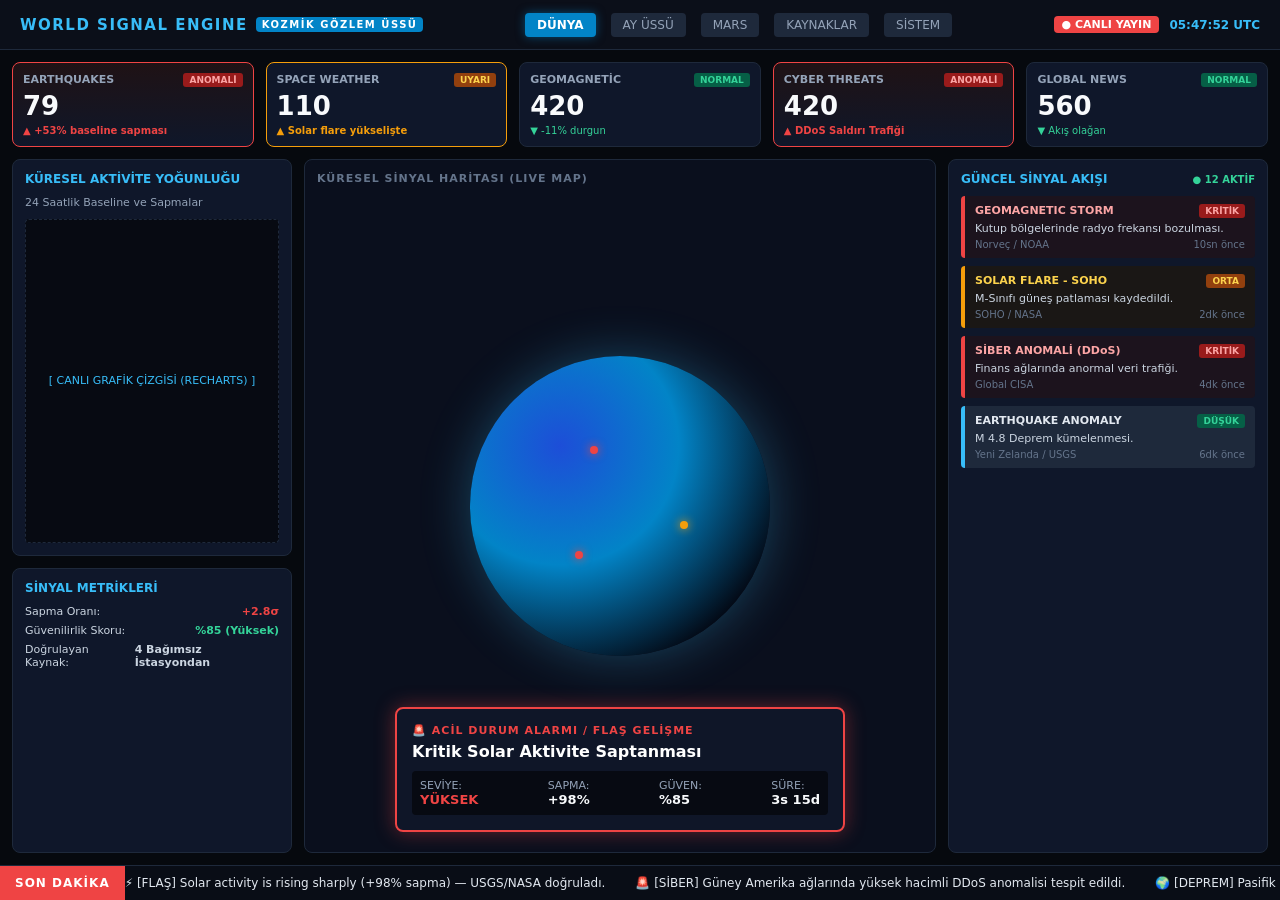
<file: docs/design/reference/gemini-kozmik-sinyal-merkezi.html>
<!DOCTYPE html>
<html lang="tr">
<head>
    <meta charset="UTF-8">
    <meta name="viewport" content="width=device-width, initial-scale=1.0">
    <title>World Signal Engine - Kozmik Sinyal Merkezi</title>
    <style>
        * { box-sizing: border-box; margin: 0; padding: 0; font-family: 'Segoe UI', system-ui, -apple-system, sans-serif; }
        body { background-color: #06090e; color: #e2e8f0; height: 100vh; overflow: hidden; display: flex; flex-direction: column; }
        
        /* Top Navigation Bar */
        .header { background: #0b0f19; border-bottom: 1px solid #1e293b; padding: 10px 20px; display: flex; justify-content: space-between; align-items: center; height: 50px; }
        .logo { font-size: 15px; font-weight: 800; letter-spacing: 1.5px; color: #38bdf8; display: flex; align-items: center; gap: 8px; }
        .logo-badge { background: #0284c7; color: #fff; font-size: 10px; padding: 2px 6px; border-radius: 4px; font-weight: 600; }
        .nav-links { display: flex; gap: 15px; }
        .nav-btn { background: #1e293b; color: #94a3b8; border: none; padding: 5px 12px; border-radius: 4px; font-size: 12px; cursor: pointer; transition: all 0.2s; }
        .nav-btn.active { background: #0284c7; color: #fff; font-weight: bold; box-shadow: 0 0 10px rgba(2, 132, 199, 0.5); }
        .live-status { display: flex; align-items: center; gap: 10px; font-size: 12px; font-weight: bold; }
        .live-tag { background: #ef4444; color: white; padding: 2px 8px; border-radius: 4px; font-size: 11px; animation: pulse 1.5s infinite; }
        
        @keyframes pulse { 0% { opacity: 1; } 50% { opacity: 0.4; } 100% { opacity: 1; } }

        /* Main Dashboard Grid */
        .dashboard { display: grid; grid-template-columns: 280px 1fr 320px; grid-template-rows: auto 1fr; gap: 12px; padding: 12px; flex: 1; overflow: hidden; }

        /* Metrics Bar (Top) */
        .metrics-bar { grid-column: 1 / -1; display: grid; grid-template-columns: repeat(5, 1fr); gap: 12px; }
        .metric-card { background: #0f172a; border: 1px solid #1e293b; border-radius: 8px; padding: 10px; display: flex; flex-direction: column; justify-content: space-between; position: relative; overflow: hidden; }
        .metric-card.anomaly { border-color: #ef4444; background: linear-gradient(180deg, #1f1215 0%, #0f172a 100%); }
        .metric-card.warning { border-color: #f59e0b; }
        .metric-title { font-size: 11px; color: #94a3b8; text-transform: uppercase; font-weight: 700; display: flex; justify-content: space-between; }
        .metric-value { font-size: 26px; font-weight: 800; margin: 4px 0; color: #f8fafc; }
        .metric-badge { font-size: 9px; padding: 2px 6px; border-radius: 3px; text-transform: uppercase; font-weight: bold; }
        .badge-normal { background: #065f46; color: #34d399; }
        .badge-anomaly { background: #991b1b; color: #fca5a5; animation: pulse 1s infinite; }
        .badge-warning { background: #92400e; color: #fcd34d; }

        /* Left Panel - Activity & Sources */
        .left-panel { display: flex; flex-direction: column; gap: 12px; }
        .panel-box { background: #0f172a; border: 1px solid #1e293b; border-radius: 8px; padding: 12px; flex: 1; display: flex; flex-direction: column; }
        .panel-header { font-size: 12px; font-weight: 700; color: #38bdf8; text-transform: uppercase; margin-bottom: 10px; display: flex; justify-content: space-between; align-items: center; }

        /* Center Panel - Globe & Flash Alert */
        .center-panel { background: #0a0f1d; border: 1px solid #1e293b; border-radius: 8px; position: relative; overflow: hidden; display: flex; flex-direction: column; justify-content: center; align-items: center; }
        .globe-placeholder { width: 300px; height: 300px; border-radius: 50%; background: radial-gradient(circle at 30% 30%, #1d4ed8, #0284c7 40%, #030712 80%); box-shadow: 0 0 50px rgba(56, 189, 248, 0.3); position: relative; display: flex; justify-content: center; align-items: center; }
        .globe-point { position: absolute; width: 8px; height: 8px; background: #ef4444; border-radius: 50%; box-shadow: 0 0 10px #ef4444; animation: pulse 1s infinite; }
        
        /* Breaking Alert Modal (Overlay) */
        .flash-alert { position: absolute; bottom: 20px; left: 50%; transform: translateX(-50%); background: rgba(15, 23, 42, 0.95); border: 2px solid #ef4444; box-shadow: 0 0 20px rgba(239, 68, 68, 0.4); border-radius: 8px; padding: 15px; width: 85%; max-width: 450px; z-index: 10; }
        .flash-header { color: #ef4444; font-size: 11px; font-weight: 900; letter-spacing: 1px; display: flex; align-items: center; gap: 6px; margin-bottom: 5px; }
        .flash-title { font-size: 16px; font-weight: 800; color: #fff; }
        .flash-stats { display: flex; justify-content: space-between; margin-top: 10px; background: #070a12; padding: 8px; border-radius: 4px; font-size: 11px; }
        .flash-stat-item span { color: #94a3b8; display: block; }
        .flash-stat-item strong { color: #f8fafc; font-size: 13px; }

        /* Right Panel - Live Event Stream */
        .right-panel { background: #0f172a; border: 1px solid #1e293b; border-radius: 8px; padding: 12px; display: flex; flex-direction: column; }
        .signal-list { display: flex; flex-direction: column; gap: 8px; overflow-y: auto; flex: 1; }
        .signal-item { background: #1e293b; border-left: 4px solid #38bdf8; padding: 8px 10px; border-radius: 4px; font-size: 11px; }
        .signal-item.critical { border-left-color: #ef4444; background: #1c131d; }
        .signal-item.medium { border-left-color: #f59e0b; background: #1a1715; }
        .signal-top { display: flex; justify-content: space-between; margin-bottom: 4px; font-weight: bold; }
        .signal-desc { color: #cbd5e1; font-size: 11px; }
        .signal-meta { color: #64748b; font-size: 10px; margin-top: 4px; display: flex; justify-content: space-between; }

        /* Bottom Ticker Bar */
        .ticker-bar { background: #090d16; border-top: 1px solid #1e293b; height: 35px; display: flex; align-items: center; overflow: hidden; font-size: 12px; }
        .ticker-label { background: #ef4444; color: white; padding: 0 15px; height: 100%; display: flex; align-items: center; font-weight: 900; letter-spacing: 1px; white-space: nowrap; }
        .ticker-content { display: flex; gap: 30px; white-space: nowrap; animation: ticker 25s linear infinite; color: #e2e8f0; }
        
        @keyframes ticker { 0% { transform: translateX(100%); } 100% { transform: translateX(-100%); } }
    </style>
</head>
<body>

    <!-- Header -->
    <header class="header">
        <div class="logo">
            <span>WORLD SIGNAL ENGINE</span>
            <span class="logo-badge">KOZMİK GÖZLEM ÜSSÜ</span>
        </div>
        <div class="nav-links">
            <button class="nav-btn active">DÜNYA</button>
            <button class="nav-btn">AY ÜSSÜ</button>
            <button class="nav-btn">MARS</button>
            <button class="nav-btn">KAYNAKLAR</button>
            <button class="nav-btn">SİSTEM</button>
        </div>
        <div class="live-status">
            <span class="live-tag">● CANLI YAYIN</span>
            <span style="color: #38bdf8;" id="clock">12:02:48 UTC</span>
        </div>
    </header>

    <!-- Main Dashboard Structure -->
    <div class="dashboard">
        
        <!-- Metrics Bar -->
        <div class="metrics-bar">
            <div class="metric-card anomaly">
                <div class="metric-title">Earthquakes <span class="metric-badge badge-anomaly">ANOMALİ</span></div>
                <div class="metric-value">79</div>
                <span style="color: #ef4444; font-size: 10px; font-weight: bold;">▲ +53% baseline sapması</span>
            </div>
            <div class="metric-card warning">
                <div class="metric-title">Space Weather <span class="metric-badge badge-warning">UYARI</span></div>
                <div class="metric-value">110</div>
                <span style="color: #f59e0b; font-size: 10px; font-weight: bold;">▲ Solar flare yükselişte</span>
            </div>
            <div class="metric-card">
                <div class="metric-title">Geomagnetic <span class="metric-badge badge-normal">NORMAL</span></div>
                <div class="metric-value">420</div>
                <span style="color: #34d399; font-size: 10px;">▼ -11% durgun</span>
            </div>
            <div class="metric-card anomaly">
                <div class="metric-title">Cyber Threats <span class="metric-badge badge-anomaly">ANOMALİ</span></div>
                <div class="metric-value">420</div>
                <span style="color: #ef4444; font-size: 10px; font-weight: bold;">▲ DDoS Saldırı Trafiği</span>
            </div>
            <div class="metric-card">
                <div class="metric-title">Global News <span class="metric-badge badge-normal">NORMAL</span></div>
                <div class="metric-value">560</div>
                <span style="color: #34d399; font-size: 10px;">▼ Akış olağan</span>
            </div>
        </div>

        <!-- Left Panel -->
        <div class="left-panel">
            <div class="panel-box">
                <div class="panel-header">Küresel Aktivite Yoğunluğu</div>
                <div style="font-size: 11px; color: #94a3b8; margin-bottom: 10px;">24 Saatlik Baseline ve Sapmalar</div>
                <div style="flex:1; background: #070a12; border-radius: 4px; display: flex; justify-content: center; align-items: center; color: #38bdf8; font-size: 11px; border: 1px dashed #1e293b;">
                    [ CANLI GRAFİK ÇİZGİSİ (RECHARTS) ]
                </div>
            </div>
            <div class="panel-box" style="flex: 0.7;">
                <div class="panel-header">Sinyal Metrikleri</div>
                <div style="font-size: 11px; display: flex; flex-direction: column; gap: 6px; color: #cbd5e1;">
                    <div style="display: flex; justify-content: space-between;"><span>Sapma Oranı:</span><strong style="color: #ef4444;">+2.8σ</strong></div>
                    <div style="display: flex; justify-content: space-between;"><span>Güvenilirlik Skoru:</span><strong style="color: #34d399;">%85 (Yüksek)</strong></div>
                    <div style="display: flex; justify-content: space-between;"><span>Doğrulayan Kaynak:</span><strong>4 Bağımsız İstasyondan</strong></div>
                </div>
            </div>
        </div>

        <!-- Center Panel (Globe & Alert) -->
        <div class="center-panel">
            <div style="position: absolute; top: 12px; left: 12px; font-size: 11px; font-weight: bold; color: #64748b; letter-spacing: 1px;">KÜRESEL SİNYAL HARİTASI (LIVE MAP)</div>
            
            <div class="globe-placeholder">
                <div class="globe-point" style="top: 30%; left: 40%;"></div>
                <div class="globe-point" style="top: 55%; left: 70%; background: #f59e0b; box-shadow: 0 0 10px #f59e0b;"></div>
                <div class="globe-point" style="top: 65%; left: 35%;"></div>
            </div>

            <!-- Flash Alert Box -->
            <div class="flash-alert">
                <div class="flash-header">🚨 ACİL DURUM ALARMI / FLAŞ GELİŞME</div>
                <div class="flash-title">Kritik Solar Aktivite Saptanması</div>
                <div class="flash-stats">
                    <div class="flash-stat-item"><span>SEVİYE:</span><strong style="color: #ef4444;">YÜKSEK</strong></div>
                    <div class="flash-stat-item"><span>SAPMA:</span><strong>+98%</strong></div>
                    <div class="flash-stat-item"><span>GÜVEN:</span><strong>%85</strong></div>
                    <div class="flash-stat-item"><span>SÜRE:</span><strong>3s 15d</strong></div>
                </div>
            </div>
        </div>

        <!-- Right Panel -->
        <div class="right-panel">
            <div class="panel-header">GÜNCEL SİNYAL AKIŞI <span style="font-size: 10px; color: #34d399;">● 12 Aktif</span></div>
            <div class="signal-list">
                <div class="signal-item critical">
                    <div class="signal-top">
                        <span style="color: #fca5a5;">GEOMAGNETIC STORM</span>
                        <span class="metric-badge badge-anomaly">KRİTİK</span>
                    </div>
                    <div class="signal-desc">Kutup bölgelerinde radyo frekansı bozulması.</div>
                    <div class="signal-meta"><span>Norveç / NOAA</span><span>10sn önce</span></div>
                </div>

                <div class="signal-item medium">
                    <div class="signal-top">
                        <span style="color: #fcd34d;">SOLAR FLARE - SOHO</span>
                        <span class="metric-badge badge-warning">ORTA</span>
                    </div>
                    <div class="signal-desc">M-Sınıfı güneş patlaması kaydedildi.</div>
                    <div class="signal-meta"><span>SOHO / NASA</span><span>2dk önce</span></div>
                </div>

                <div class="signal-item critical">
                    <div class="signal-top">
                        <span style="color: #fca5a5;">SİBER ANOMALİ (DDoS)</span>
                        <span class="metric-badge badge-anomaly">KRİTİK</span>
                    </div>
                    <div class="signal-desc">Finans ağlarında anormal veri trafiği.</div>
                    <div class="signal-meta"><span>Global CISA</span><span>4dk önce</span></div>
                </div>

                <div class="signal-item">
                    <div class="signal-top">
                        <span>EARTHQUAKE ANOMALY</span>
                        <span class="metric-badge badge-normal">DÜŞÜK</span>
                    </div>
                    <div class="signal-desc">M 4.8 Deprem kümelenmesi.</div>
                    <div class="signal-meta"><span>Yeni Zelanda / USGS</span><span>6dk önce</span></div>
                </div>
            </div>
        </div>

    </div>

    <!-- Bottom Ticker -->
    <div class="ticker-bar">
        <div class="ticker-label">SON DAKİKA</div>
        <div class="ticker-content">
            <span>⚡ [FLAŞ] Solar activity is rising sharply (+98% sapma) — USGS/NASA doğruladı.</span>
            <span>🚨 [SİBER] Güney Amerika ağlarında yüksek hacimli DDoS anomalisi tespit edildi.</span>
            <span>🌍 [DEPREM] Pasifik levhasında 24 saatlik sismik hareketlilik artışı.</span>
        </div>
    </div>

    <script>
        // Basit Saat Güncelleyici
        setInterval(() => {
            const now = new Date();
            document.getElementById('clock').innerText = now.toUTCString().split(' ')[4] + ' UTC';
        }, 1000);
    </script>
</body>
</html>
</file>
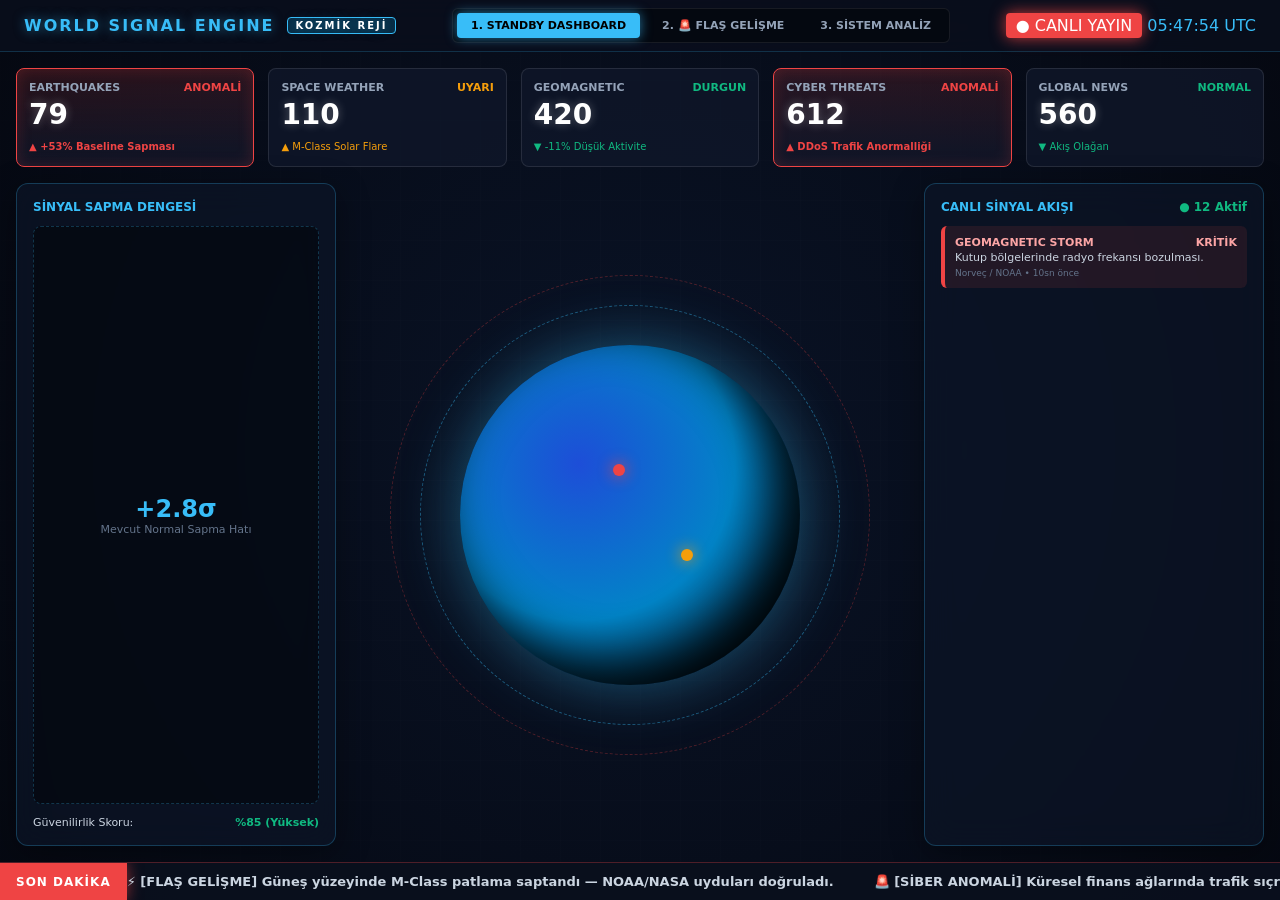
<file: docs/design/reference/gemini-kozmik-yayin-studyosu.html>
<!DOCTYPE html>
<html lang="tr">
<head>
    <meta charset="UTF-8">
    <meta name="viewport" content="width=device-width, initial-scale=1.0">
    <title>World Signal Engine - Kozmik Yayın Stüdyosu</title>
    <style>
        :root {
            --bg-space: #050811;
            --panel-bg: rgba(13, 22, 40, 0.65);
            --border-glow: rgba(56, 189, 248, 0.25);
            --red-critical: #ef4444;
            --orange-alert: #f59e0b;
            --cyan-glow: #38bdf8;
            --green-ok: #10b981;
        }

        * { box-sizing: border-box; margin: 0; padding: 0; font-family: 'Segoe UI', system-ui, -apple-system, sans-serif; user-select: none; }
        
        body {
            background: var(--bg-space);
            background-image: 
                radial-gradient(circle at 50% 50%, rgba(14, 30, 60, 0.5) 0%, rgba(5, 8, 17, 0.95) 100%),
                linear-gradient(rgba(255, 255, 255, 0.02) 1px, transparent 1px),
                linear-gradient(90deg, rgba(255, 255, 255, 0.02) 1px, transparent 1px);
            background-size: 100% 100%, 40px 40px, 40px 40px;
            color: #f1f5f9;
            height: 100vh;
            overflow: hidden;
            display: flex;
            flex-direction: column;
        }

        /* Top Bar - Header */
        header {
            height: 52px;
            background: rgba(10, 15, 29, 0.85);
            border-bottom: 1px solid rgba(56, 189, 248, 0.2);
            backdrop-filter: blur(12px);
            display: flex;
            justify-content: space-between;
            align-items: center;
            padding: 0 24px;
            z-index: 20;
        }

        .brand {
            display: flex;
            align-items: center;
            gap: 12px;
            font-weight: 900;
            letter-spacing: 2px;
            font-size: 16px;
            color: var(--cyan-glow);
            text-shadow: 0 0 12px rgba(56, 189, 248, 0.5);
        }

        .brand-tag {
            background: rgba(14, 165, 233, 0.2);
            border: 1px solid var(--cyan-glow);
            color: #fff;
            font-size: 10px;
            padding: 2px 8px;
            border-radius: 4px;
        }

        .scene-selector {
            display: flex;
            gap: 8px;
            background: rgba(0, 0, 0, 0.4);
            padding: 4px;
            border-radius: 6px;
            border: 1px solid rgba(255,255,255,0.08);
        }

        .btn-scene {
            background: transparent;
            border: none;
            color: #94a3b8;
            padding: 6px 14px;
            font-size: 11px;
            font-weight: 700;
            border-radius: 4px;
            cursor: pointer;
            transition: all 0.3s;
        }

        .btn-scene.active {
            background: var(--cyan-glow);
            color: #000;
            box-shadow: 0 0 12px rgba(56, 189, 248, 0.6);
        }

        .live-indicator {
            display: flex;
            align-items: center;
            gap: 10px;
            font-size: 12px;
            font-weight: 800;
        }

        .live-dot {
            background: var(--red-critical);
            color: #fff;
            padding: 3px 10px;
            border-radius: 4px;
            box-shadow: 0 0 15px rgba(239, 68, 68, 0.8);
            animation: pulse-live 1.2s infinite alternate;
        }

        @keyframes pulse-live {
            from { opacity: 1; transform: scale(1); }
            to { opacity: 0.5; transform: scale(0.96); }
        }

        /* Main Container */
        .viewport {
            flex: 1;
            display: grid;
            grid-template-columns: 320px 1fr 340px;
            grid-template-rows: auto 1fr;
            gap: 16px;
            padding: 16px;
            position: relative;
            overflow: hidden;
        }

        /* Glass Cards */
        .glass-panel {
            background: var(--panel-bg);
            border: 1px solid var(--border-glow);
            backdrop-filter: blur(16px);
            border-radius: 12px;
            padding: 16px;
            box-shadow: 0 8px 32px 0 rgba(0, 0, 0, 0.37);
            position: relative;
            transition: all 0.5s ease;
        }

        /* Top Metrics Bar */
        .top-metrics {
            grid-column: 1 / -1;
            display: grid;
            grid-template-columns: repeat(5, 1fr);
            gap: 14px;
        }

        .metric-card {
            background: rgba(15, 23, 42, 0.8);
            border: 1px solid rgba(255, 255, 255, 0.1);
            border-radius: 8px;
            padding: 12px;
            position: relative;
            overflow: hidden;
        }

        .metric-card.critical {
            border-color: var(--red-critical);
            background: linear-gradient(180deg, rgba(239, 68, 68, 0.15) 0%, rgba(15, 23, 42, 0.8) 100%);
            box-shadow: inset 0 0 15px rgba(239, 68, 68, 0.2);
        }

        .metric-title {
            font-size: 11px;
            font-weight: 800;
            color: #94a3b8;
            display: flex;
            justify-content: space-between;
        }

        .metric-num {
            font-size: 28px;
            font-weight: 900;
            margin: 4px 0;
            color: #fff;
            text-shadow: 0 0 10px rgba(255, 255, 255, 0.3);
        }

        /* Center Globe Stage */
        .stage-center {
            grid-column: 2;
            display: flex;
            flex-direction: column;
            justify-content: center;
            align-items: center;
            position: relative;
        }

        /* 3D Hologram Globe Effect */
        .holo-globe {
            width: 340px;
            height: 340px;
            border-radius: 50%;
            background: radial-gradient(circle at 35% 35%, #1d4ed8, #0284c7 50%, #030712 90%);
            box-shadow: 0 0 60px rgba(56, 189, 248, 0.4), inset -20px -20px 50px rgba(0, 0, 0, 0.9);
            position: relative;
            animation: rotateGlobe 30s linear infinite;
            display: flex;
            justify-content: center;
            align-items: center;
        }

        @keyframes rotateGlobe {
            0% { transform: rotate(0deg); }
            100% { transform: rotate(360deg); }
        }

        .globe-ring {
            position: absolute;
            border: 1px dashed rgba(56, 189, 248, 0.4);
            border-radius: 50%;
            animation: spinRing 12s linear infinite reverse;
        }

        .ring-1 { width: 420px; height: 420px; }
        .ring-2 { width: 480px; height: 480px; border-color: rgba(239, 68, 68, 0.3); }

        @keyframes spinRing {
            0% { transform: rotate(0deg) rotateX(60deg); }
            100% { transform: rotate(360deg) rotateX(60deg); }
        }

        .hotspot {
            position: absolute;
            width: 12px;
            height: 12px;
            background: var(--red-critical);
            border-radius: 50%;
            box-shadow: 0 0 15px var(--red-critical);
            animation: ping 1s cubic-bezier(0, 0, 0.2, 1) infinite;
        }

        /* BREAKING OVERLAY MODAL (REJİ YAYIN BAĞLANTISI) */
        .breaking-overlay {
            position: absolute;
            top: 0; left: 0; right: 0; bottom: 0;
            background: rgba(5, 8, 17, 0.85);
            backdrop-filter: blur(12px);
            z-index: 50;
            display: flex;
            justify-content: center;
            align-items: center;
            opacity: 0;
            pointer-events: none;
            transition: all 0.5s cubic-bezier(0.4, 0, 0.2, 1);
        }

        .breaking-overlay.active {
            opacity: 1;
            pointer-events: auto;
        }

        .breaking-box {
            background: rgba(15, 23, 42, 0.95);
            border: 2px solid var(--red-critical);
            border-radius: 16px;
            padding: 28px;
            width: 90%;
            max-width: 520px;
            box-shadow: 0 0 50px rgba(239, 68, 68, 0.5);
            transform: scale(0.8);
            transition: all 0.5s ease;
        }

        .breaking-overlay.active .breaking-box {
            transform: scale(1);
        }

        .breaking-header {
            color: var(--red-critical);
            font-size: 13px;
            font-weight: 900;
            letter-spacing: 2px;
            display: flex;
            align-items: center;
            gap: 8px;
            margin-bottom: 12px;
        }

        .breaking-title {
            font-size: 22px;
            font-weight: 900;
            color: #fff;
            margin-bottom: 16px;
            line-height: 1.3;
        }

        .breaking-grid {
            display: grid;
            grid-template-columns: 1fr 1fr;
            gap: 10px;
            background: rgba(0, 0, 0, 0.5);
            padding: 12px;
            border-radius: 8px;
            font-size: 12px;
            margin-bottom: 16px;
        }

        .breaking-grid div span { color: #64748b; display: block; font-size: 10px; }
        .breaking-grid div strong { color: #f8fafc; font-size: 14px; }

        /* Right Stream Feed */
        .feed-list {
            display: flex;
            flex-direction: column;
            gap: 10px;
            max-height: 100%;
            overflow-y: hidden;
        }

        .feed-item {
            background: rgba(30, 41, 59, 0.5);
            border-left: 4px solid var(--cyan-glow);
            padding: 10px;
            border-radius: 6px;
            font-size: 11px;
            animation: slideIn 0.4s ease;
        }

        .feed-item.critical {
            border-left-color: var(--red-critical);
            background: rgba(239, 68, 68, 0.1);
        }

        @keyframes slideIn {
            from { opacity: 0; transform: translateX(20px); }
            to { opacity: 1; transform: translateX(0); }
        }

        /* Bottom Ticker Band */
        .ticker-bar {
            height: 38px;
            background: rgba(10, 15, 29, 0.95);
            border-top: 1px solid rgba(239, 68, 68, 0.3);
            display: flex;
            align-items: center;
            overflow: hidden;
            z-index: 20;
        }

        .ticker-badge {
            background: var(--red-critical);
            color: #fff;
            font-weight: 900;
            padding: 0 16px;
            height: 100%;
            display: flex;
            align-items: center;
            font-size: 12px;
            letter-spacing: 1px;
            box-shadow: 0 0 15px rgba(239, 68, 68, 0.6);
            white-space: nowrap;
        }

        .ticker-text {
            display: flex;
            gap: 40px;
            white-space: nowrap;
            animation: tickerMove 20s linear infinite;
            font-size: 13px;
            font-weight: 600;
            color: #cbd5e1;
        }

        @keyframes tickerMove {
            0% { transform: translateX(100vw); }
            100% { transform: translateX(-100%); }
        }

        /* TV & Mobile Aspect Ratios */
        @media (max-width: 900px) {
            .viewport {
                grid-template-columns: 1fr;
                grid-template-rows: auto auto 1fr;
                overflow-y: auto;
            }
            .stage-center { order: -1; margin: 20px 0; }
        }
    </style>
</head>
<body>

    <!-- Header / Broadcast Control -->
    <header>
        <div class="brand">
            <span>WORLD SIGNAL ENGINE</span>
            <span class="brand-tag">KOZMİK REJİ</span>
        </div>

        <div class="scene-selector">
            <button class="btn-scene active" onclick="switchScene('dashboard')">1. STANDBY DASHBOARD</button>
            <button class="btn-scene" onclick="triggerBreaking()">2. 🚨 FLAŞ GELİŞME</button>
            <button class="btn-scene" onclick="switchScene('matrix')">3. SİSTEM ANALİZ</button>
        </div>

        <div class="live-status">
            <span class="live-dot">● CANLI YAYIN</span>
            <span style="color: var(--cyan-glow);" id="utc-clock">12:00:00 UTC</span>
        </div>
    </header>

    <!-- Main Live Viewport -->
    <div class="viewport">

        <!-- Top Metrics Bar -->
        <div class="top-metrics">
            <div class="metric-card critical">
                <div class="metric-title">EARTHQUAKES <span style="color:var(--red-critical);">ANOMALİ</span></div>
                <div class="metric-num">79</div>
                <span style="font-size:10px; color:var(--red-critical); font-weight:bold;">▲ +53% Baseline Sapması</span>
            </div>
            <div class="metric-card">
                <div class="metric-title">SPACE WEATHER <span style="color:var(--orange-alert);">UYARI</span></div>
                <div class="metric-num">110</div>
                <span style="font-size:10px; color:var(--orange-alert);">▲ M-Class Solar Flare</span>
            </div>
            <div class="metric-card">
                <div class="metric-title">GEOMAGNETIC <span style="color:var(--green-ok);">DURGUN</span></div>
                <div class="metric-num">420</div>
                <span style="font-size:10px; color:var(--green-ok);">▼ -11% Düşük Aktivite</span>
            </div>
            <div class="metric-card critical">
                <div class="metric-title">CYBER THREATS <span style="color:var(--red-critical);">ANOMALİ</span></div>
                <div class="metric-num">612</div>
                <span style="font-size:10px; color:var(--red-critical); font-weight:bold;">▲ DDoS Trafik Anormalliği</span>
            </div>
            <div class="metric-card">
                <div class="metric-title">GLOBAL NEWS <span style="color:var(--green-ok);">NORMAL</span></div>
                <div class="metric-num">560</div>
                <span style="font-size:10px; color:var(--green-ok);">▼ Akış Olağan</span>
            </div>
        </div>

        <!-- Left Panel (Görsel Grafikler) -->
        <div class="glass-panel" style="display:flex; flex-direction:column; gap:12px;">
            <div style="font-size:12px; font-weight:800; color:var(--cyan-glow);">SİNYAL SAPMA DENGESİ</div>
            <div style="flex:1; background:rgba(0,0,0,0.4); border-radius:8px; border:1px dashed var(--border-glow); display:flex; flex-direction:column; justify-content:center; align-items:center; color:#64748b; font-size:11px;">
                <div style="font-size:24px; color:var(--cyan-glow); font-weight:900;">+2.8σ</div>
                <span>Mevcut Normal Sapma Hatı</span>
            </div>
            <div style="font-size:11px; display:flex; justify-content:space-between; color:#cbd5e1;">
                <span>Güvenilirlik Skoru:</span><strong style="color:var(--green-ok);">%85 (Yüksek)</strong>
            </div>
        </div>

        <!-- Center Hologram Stage -->
        <div class="stage-center">
            <div class="holo-globe">
                <div class="hotspot" style="top:35%; left:45%;"></div>
                <div class="hotspot" style="top:60%; left:65%; background:var(--orange-alert); box-shadow:0 0 15px var(--orange-alert);"></div>
            </div>
            <div class="globe-ring ring-1"></div>
            <div class="globe-ring ring-2"></div>
        </div>

        <!-- Right Live Feed Panel -->
        <div class="glass-panel" style="display:flex; flex-direction:column;">
            <div style="font-size:12px; font-weight:800; color:var(--cyan-glow); margin-bottom:12px; display:flex; justify-content:space-between;">
                CANLI SİNYAL AKIŞI <span style="color:var(--green-ok);">● 12 Aktif</span>
            </div>
            <div class="feed-list" id="feed-container">
                <div class="feed-item critical">
                    <div style="display:flex; justify-content:space-between; font-weight:bold; color:#fca5a5;">
                        <span>GEOMAGNETIC STORM</span><span>KRİTİK</span>
                    </div>
                    <div style="color:#cbd5e1; margin-top:2px;">Kutup bölgelerinde radyo frekansı bozulması.</div>
                    <div style="color:#64748b; font-size:9px; margin-top:4px;">Norveç / NOAA • 10sn önce</div>
                </div>
            </div>
        </div>

    </div>

    <!-- Breaking Overlay (Auto / Manual Triggered) -->
    <div class="breaking-overlay" id="breakingModal">
        <div class="breaking-box">
            <div class="breaking-header">🚨 FLAŞ GELİŞME — CANLI BAĞLANTI</div>
            <div class="breaking-title">Kritik Solar Aktivite ve Güneş Patlaması Doğrulandı</div>
            <div class="breaking-grid">
                <div><span>SEVİYE</span><strong style="color:var(--red-critical);">YÜKSEK (MEDIUM-HIGH)</strong></div>
                <div><span>SAPMA ORANI</span><strong>+98% Above Baseline</strong></div>
                <div><span>DOĞRULAMA</span><strong style="color:var(--green-ok);">%85 Güven (4 Kaynak)</strong></div>
                <div><span>SÜREKLİLİK</span><strong>3 Saat 15 Dakika</strong></div>
            </div>
            <button style="width:100%; padding:10px; background:var(--red-critical); border:none; color:#fff; font-weight:900; border-radius:6px; cursor:pointer;" onclick="closeBreaking()">
                ANOMALİ RAPORUNU İNCELE / KAPAT
            </button>
        </div>
    </div>

    <!-- Bottom Running Ticker -->
    <div class="ticker-bar">
        <div class="ticker-badge">SON DAKİKA</div>
        <div class="ticker-text">
            <span>⚡ [FLAŞ GELİŞME] Güneş yüzeyinde M-Class patlama saptandı — NOAA/NASA uyduları doğruladı.</span>
            <span>🚨 [SİBER ANOMALİ] Küresel finans ağlarında trafik sıçraması (+63% baseline üzerinde).</span>
            <span>🌍 [DEPREM] Pasifik Ateş Çemberi sismik aktivite yoğunlaşması.</span>
        </div>
    </div>

    <script>
        // UTC Clock Update
        setInterval(() => {
            const now = new Date();
            document.getElementById('utc-clock').innerText = now.toISOString().substr(11, 8) + ' UTC';
        }, 1000);

        // Dynamic Breaking Overlay Control
        function triggerBreaking() {
            document.getElementById('breakingModal').classList.add('active');
        }

        function closeBreaking() {
            document.getElementById('breakingModal').classList.remove('active');
        }

        function switchScene(scene) {
            closeBreaking();
            const btns = document.querySelectorAll('.btn-scene');
            btns.forEach(b => b.classList.remove('active'));
            event.target.classList.add('active');

            if (scene === 'matrix') {
                alert('Sistem ve Log Analiz Moduna Geçildi (Matrix Screen)');
            }
        }

        // Auto Stream Reji Simulator (Her 15 saniyede bir otomatik Flaş Gelişme simülasyonu)
        setInterval(() => {
            const feed = document.getElementById('feed-container');
            const newCard = document.createElement('div');
            newCard.className = 'feed-item critical';
            newCard.innerHTML = `
                <div style="display:flex; justify-content:space-between; font-weight:bold; color:#fca5a5;">
                    <span>SOLAR FLARE ANOMALY</span><span>KRİTİK</span>
                </div>
                <div style="color:#cbd5e1; margin-top:2px;">Sinyal seviyesinde anı sapma tespit edildi.</div>
                <div style="color:#64748b; font-size:9px; margin-top:4px;">Gözlem Üssü • Az önce</div>
            `;
            feed.insertBefore(newCard, feed.firstChild);
        }, 8000);
    </script>
</body>
</html>
</file>
